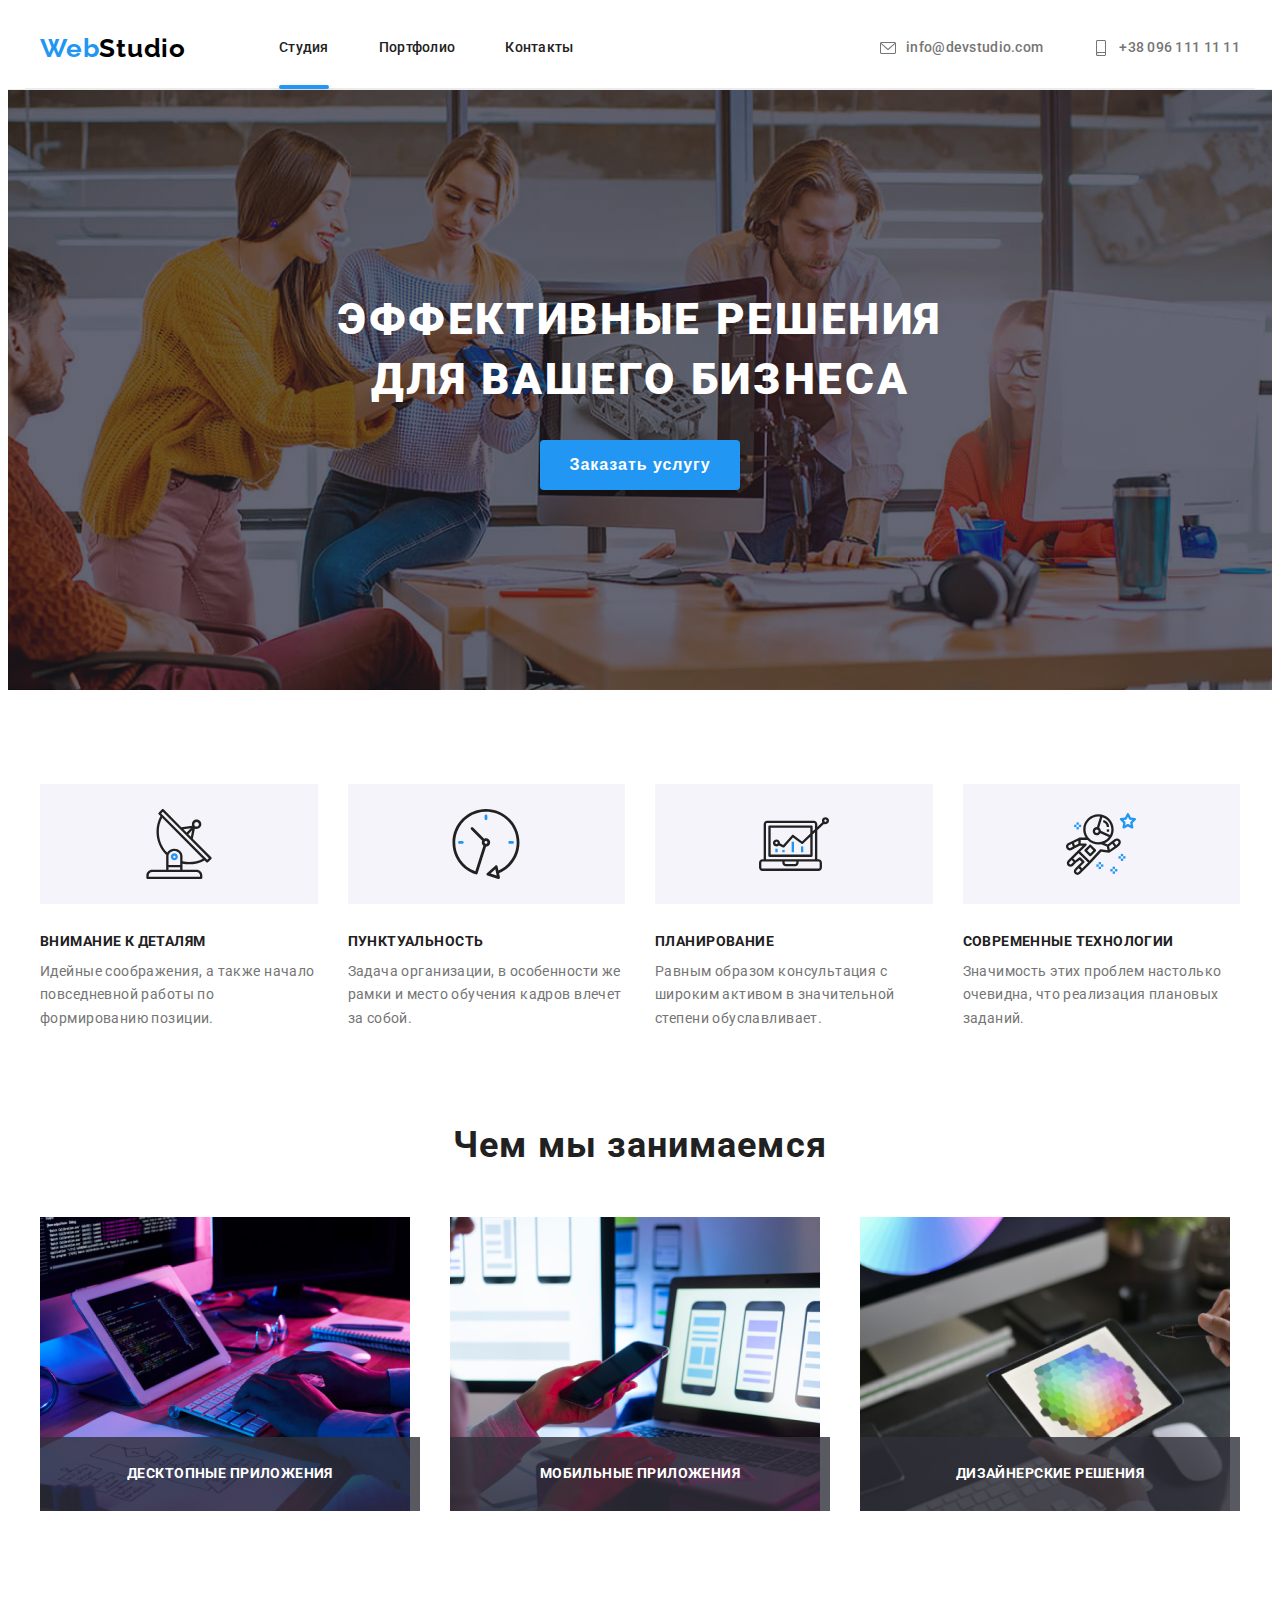
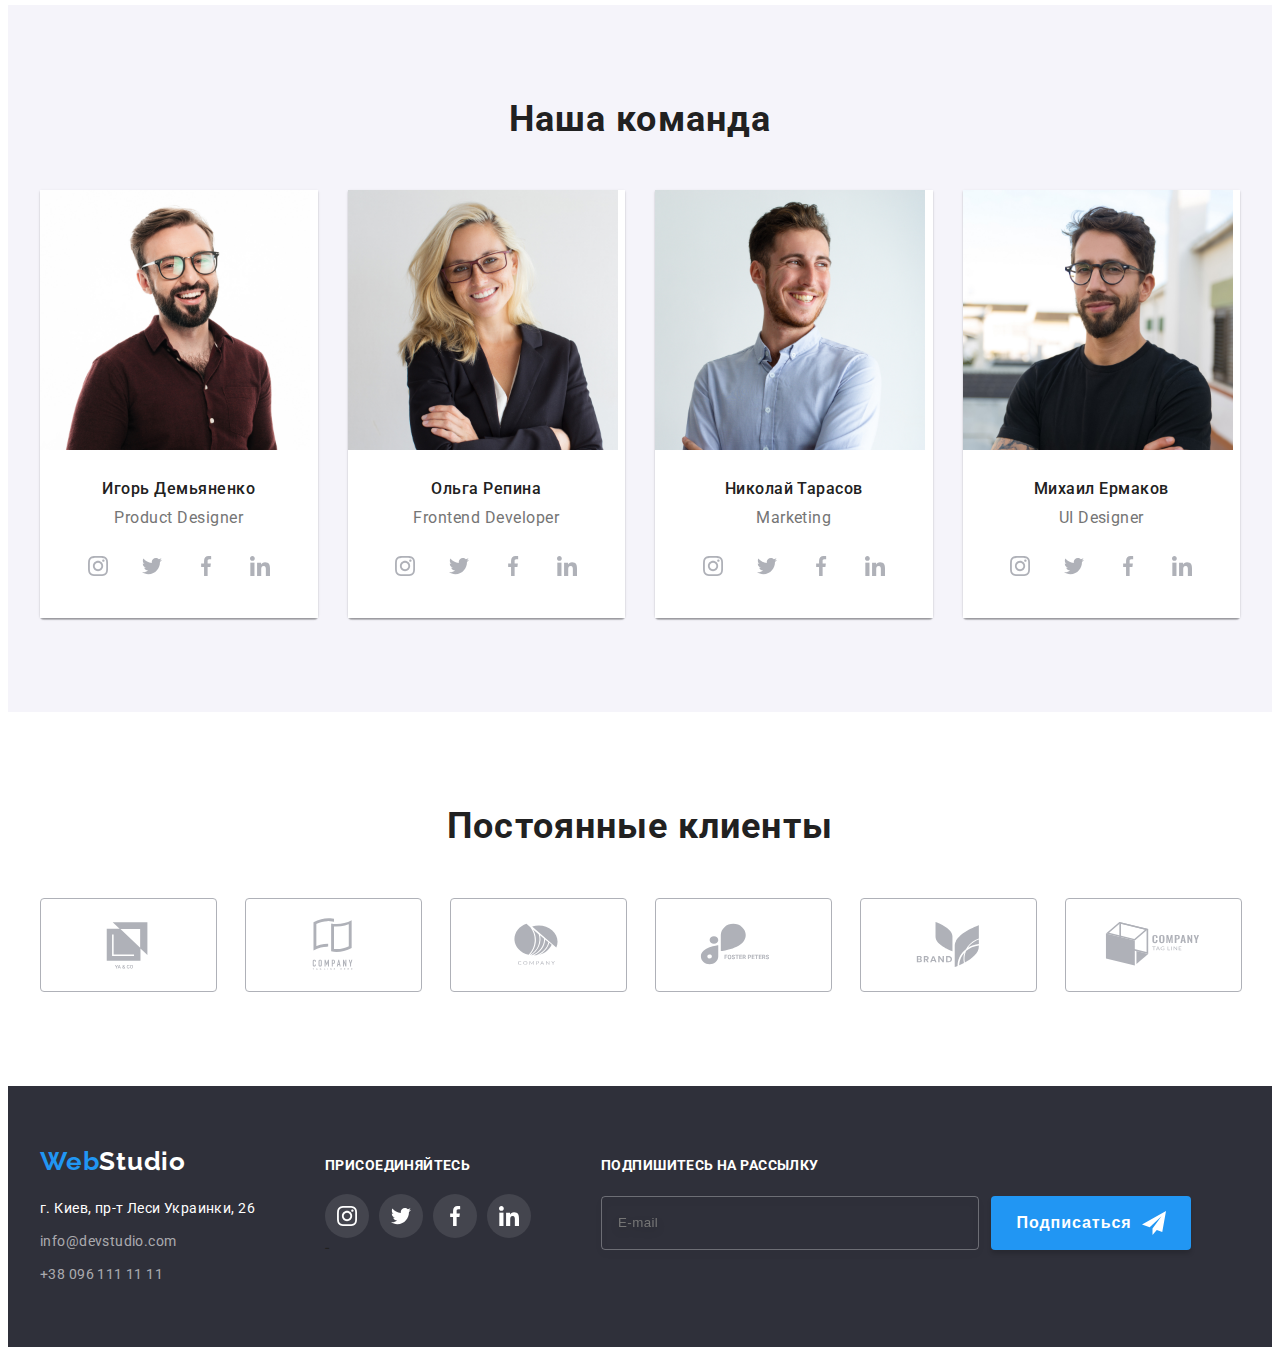
<file: index.html>
<!DOCTYPE html>
<html lang="en">
<head>
    <meta charset="UTF-8">
    <meta http-equiv="X-UA-Compatible" content="IE=edge">
    <meta name="viewport" content="width=device-width, initial-scale=1.0">
    <title>WebStudio</title>
    <!-- fonts start -->
    <link rel="preconnect" href="https://fonts.googleapis.com">
    <link rel="preconnect" href="https://fonts.gstatic.com" crossorigin>
    <link href="https://fonts.googleapis.com/css2?family=Raleway:wght@700&family=Roboto:wght@400;500;700;900&display=swap" rel="stylesheet">
    <!-- fonts end -->
    <!-- normalize start -->
    <link rel="stylesheet" href="https://cdnjs.cloudflare.com/ajax/libs/modern-normalize/1.1.0/modern-normalize.min.css"
        integrity="sha512-wpPYUAdjBVSE4KJnH1VR1HeZfpl1ub8YT/NKx4PuQ5NmX2tKuGu6U/JRp5y+Y8XG2tV+wKQpNHVUX03MfMFn9Q=="
        crossorigin="anonymous" referrerpolicy="no-referrer" />
    <!-- normalize end -->
    <link rel="stylesheet" href="./css/main.min.css">
    <link rel="stylesheet" href="./css/style.css">
</head>
<body>
    <!-- Header -->

    <header class="header">
        <div class="container header-container">
            <a href="/" lang="en" class="logo-header link">
                Web<span class="logo-header__header-variable">Studio</span>
            </a>
                <nav>
                    <ul class="nav-list list">
                        <li class="nav__item">
                            <a href="./index.html" class="nav-list__item link current">Студия</a>
                        </li>
                        <li class="nav__item">
                            <a href="./portfolio.html" class="nav-list__item link">Портфолио</a>
                        </li>
                        <li class="nav__item">
                            <a href="/" class="nav-list__item link">Контакты</a>
                        </li>
                    </ul>
                </nav>
            <ul class="header-contact list">
                <li class="header-contact__item">
                    <a href="mailto:info@devstudio.com" class="header-contact__link link">
                        <svg class="header__icon" width="16" height="16">
                        <use href="./images/icons.svg#icon-mail"></use>
                    </svg>info@devstudio.com </a>
                </li>
                <li class="header-contact__item">
                    <a href="tel:+380961111111" class="header-contact__link link">
                        <svg class="header__icon" width="16" height="16">
                        <use href="./images/icons.svg#icon-tel"></use>
                    </svg>+38 096 111 11 11</a>
                </li>
            </ul>
        </div>
    </header>

    <!-- Main -->

    <main>

        <section class="solution-section hero">
            <div class="container">
                <h1 class="hero__title">Эффективные решения для вашего бизнеса</h1>
                <button class="btn-clik" type="button" data-modal-open>Заказать услугу</button>
            </div>
        </section>

        <section class="section benefits">
            <div class="container">
                <ul class="benefits-list card-set list">
                    <li class="card-set__item">
                        <div class="benefits-bloc__icon">
                            <svg class="benefits__icon" width="70" height="70">
                                <use href="./images/icons.svg#icon-benefits-antenna"></use>
                            </svg>
                        </div>
                        <h3 class="benefits-action__title">Внимание к деталям</h3>
                        <p class="benefits-inform__text">Идейные соображения, а также начало повседневной работы по формированию позиции.</p>
                    </li>
                    <li class="card-set__item">
                        <div class="benefits-bloc__icon">
                            <svg class="benefits__icon" width="70" height="70">
                                <use href="./images/icons.svg#icon-benefits-clock"></use>
                            </svg>
                        </div>
                        <h3 class="benefits-action__title">Пунктуальность</h3>
                        <p class="benefits-inform__text">Задача организации, в особенности же рамки и место обучения кадров влечет за собой.</p>
                    </li>
                    <li class="card-set__item">
                        <div class="benefits-bloc__icon">
                            <svg class="benefits__icon" width="70" height="70">
                                <use href="./images/icons.svg#icon-benefits-diagram"></use>
                            </svg>
                        </div>
                        <h3 class="benefits-action__title">Планирование</h3>
                        <p class="benefits-inform__text">Равным образом консультация с широким активом в значительной степени обуславливает.</p>
                    </li>
                    <li class="card-set__item">
                        <div class="benefits-bloc__icon">
                            <svg class="benefits__icon" width="70" height="70">
                                <use href="./images/icons.svg#icon-benefits-astronaut"></use>
                            </svg>
                        </div>
                        <h3 class="benefits-action__title">Современные технологии</h3>
                        <p class="benefits-inform__text">Значимость этих проблем настолько очевидна, что реализация плановых заданий.</p>
                    </li>
                </ul>
        </div>
        </section>

        <section class="section features">
            <div class="container">
                <h2 class="main-text-title">Чем мы занимаемся</h2>
                <ul class="features-list card-set list">
                    <li class="features__item card-set__item">
                        <img src="./images/img.computer.png" alt="Переніс данних на компьютер" width="370" height="294">
                        <p class="card-set__text">Десктопные приложения</p>
                    </li>
                    <li class="features__item card-set__item">
                        <img src="./images/img.phone.png" alt="Розробка мобільного сайту" width="370" height="294">
                        <p class="card-set__text">Мобильные приложения</p>
                    </li>
                    <li class="features__item card-set__item">
                        <img src="./images/img.color.png" alt="Корекція кольору" width="370" height="294">
                        <p class="card-set__text">Дизайнерские решения</p>
                    </li>
                </ul>
            </div>
        </section>

        <section class="team section">
            <div class="container">
                <h2 class="main-text-title">Наша команда</h2>
                <ul class="team__list card-set list">
                    <li class="team__item card-set__item">
                        <img src="./images/img-1.jpg" alt="Игорь Демьяненко" width="270" height="260">
                            <div class="team__wrapper">
                                <h3 class="team-colg__name">Игорь Демьяненко</h3> 
                                <p class="team-work__name">Product Designer</p>
                                <ul class="team-soc__list list">
                                    <li class="team-soc__item">
                                        <a href="" class="team-soc__link link">
                                            <svg class="team-soc__icon" width="20" height="20">
                                                <use href="./images/icons.svg#icon-instagram"></use>
                                            </svg>
                                        </a>
                                    </li>
                                    <li class="team-soc__item">
                                        <a href="" class="team-soc__link link">
                                            <svg class="team-soc__icon" width="20" height="20">
                                                <use href="./images/icons.svg#icon-twitter"></use>
                                            </svg>
                                        </a>
                                    </li>
                                    <li class="team-soc__item">
                                        <a href="" class="team-soc__link link">
                                            <svg class="team-soc__icon" width="20" height="20">
                                                <use href="./images/icons.svg#icon-facebook"></use>
                                            </svg>
                                        </a>
                                    </li>
                                    <li class="team-soc__item">
                                        <a href="" class="team-soc__link link">
                                            <svg class="team-soc__icon" width="20" height="20">
                                                <use href="./images/icons.svg#icon-linkedin"></use>
                                            </svg>
                                        </a>
                                    </li>
                                </ul>
                            </div>           
                    </li>
                    <li class="team__item card-set__item">
                        <img src="./images/img-2.jpg" alt="Ольга Репинa" width="270" height="260">
                            <div class="team__wrapper">
                                <h3 class="team-colg__name">Ольга Репина</h3> 
                                <p class="team-work__name">Frontend Developer</p>
                                 <ul class="team-soc__list list">
                                    <li class="team-soc__item">
                                        <a href="" class="team-soc__link link">
                                            <svg class="team-soc__icon" width="20" height="20">
                                                <use href="./images/icons.svg#icon-instagram"></use>
                                            </svg>
                                        </a>
                                    </li>
                                    <li class="team-soc__item">
                                        <a href="" class="team-soc__link link">
                                            <svg class="team-soc__icon" width="20" height="20">
                                                <use href="./images/icons.svg#icon-twitter"></use>
                                            </svg>
                                        </a>
                                    </li>
                                    <li class="team-soc__item">
                                        <a href="" class="team-soc__link link">
                                            <svg class="team-soc__icon" width="20" height="20">
                                                <use href="./images/icons.svg#icon-facebook"></use>
                                            </svg>
                                        </a>
                                    </li>
                                    <li class="team-soc__item">
                                        <a href="" class="team-soc__link link">
                                            <svg class="team-soc__icon" width="20" height="20">
                                                <use href="./images/icons.svg#icon-linkedin"></use>
                                            </svg>
                                        </a>
                                    </li>
                                </ul>
                            </div> 
                    </li>
                    <li class="team__item card-set__item">
                        <img src="./images/img-3.jpg" alt="Николай Тарасов" width="270" height="260">
                            <div class="team__wrapper">
                                <h3 class="team-colg__name">Николай Тарасов</h3> 
                                <p class="team-work__name">Marketing</p>
                                <ul class="team-soc__list list">
                                    <li class="team-soc__item">
                                        <a href="" class="team-soc__link link">
                                            <svg class="team-soc__icon" width="20" height="20">
                                                <use href="./images/icons.svg#icon-instagram"></use>
                                            </svg>
                                        </a>
                                    </li>
                                    <li class="team-soc__item">
                                        <a href="" class="team-soc__link link">
                                            <svg class="team-soc__icon" width="20" height="20">
                                                <use href="./images/icons.svg#icon-twitter"></use>
                                            </svg>
                                        </a>
                                    </li>
                                    <li class="team-soc__item">
                                        <a href="" class="team-soc__link link">
                                            <svg class="team-soc__icon" width="20" height="20">
                                                <use href="./images/icons.svg#icon-facebook"></use>
                                            </svg>
                                        </a>
                                    </li>
                                    <li class="team-soc__item">
                                        <a href="" class="team-soc__link link">
                                            <svg class="team-soc__icon" width="20" height="20">
                                                <use href="./images/icons.svg#icon-linkedin"></use>
                                            </svg>
                                        </a>
                                    </li>
                                </ul>
                            </div> 
                    </li>
                    <li class="team__item card-set__item">
                        <img src="./images/img-4.jpg" alt="Михаил Ермаков" width="270" height="260">
                            <div class="team__wrapper">
                                <h3 class="team-colg__name">Михаил Ермаков</h3> 
                                <p class="team-work__name">UI Designer</p>
                                <ul class="team-soc__list list">
                                    <li class="team-soc__item">
                                        <a href="" class="team-soc__link link">
                                            <svg class="team-soc__icon" width="20" height="20">
                                                <use href="./images/icons.svg#icon-instagram"></use>
                                            </svg>
                                        </a>
                                    </li>
                                    <li class="team-soc__item">
                                        <a href="" class="team-soc__link link">
                                            <svg class="team-soc__icon" width="20" height="20">
                                                <use href="./images/icons.svg#icon-twitter"></use>
                                            </svg>
                                        </a>
                                    </li>
                                    <li class="team-soc__item">
                                        <a href="" class="team-soc__link link">
                                            <svg class="team-soc__icon" width="20" height="20">
                                                <use href="./images/icons.svg#icon-facebook"></use>
                                            </svg>
                                        </a>
                                    </li>
                                    <li class="team-soc__item">
                                        <a href="" class="team-soc__link link">
                                            <svg class="team-soc__icon" width="20" height="20">
                                                <use href="./images/icons.svg#icon-linkedin"></use>
                                            </svg>
                                        </a>
                                    </li>
                                </ul>
                            </div> 
                    </li>
                </ul>
            </div>
        </section>
        <!-- Клиенти -->
        <section class="business-client section">
            <div class="container">
                <h2 class="main-text-title">Постоянные клиенты</h2>
                <ul class="business-client__list card-set list">
                    <li class="business-client__item card-set__item">
                        <a href="" class="business-client__link">
                            <svg class="business-client__icon" width="106" height="60">
                                <use href="./images/icons.svg#icon-client-1"></use>
                            </svg>
                        </a>
                    </li>
                    <li class="business-client__item card-set__item">
                        <a href="" class="business-client__link">
                            <svg class="business-client__icon" width="106" height="60">
                                <use href="./images/icons.svg#icon-client-2"></use>
                            </svg>
                        </a>
                    </li>
                    <li class="business-client__item card-set__item">
                        <a href="" class="business-client__link">
                            <svg class="business-client__icon" width="106" height="60">
                                <use href="./images/icons.svg#icon-client-3"></use>
                            </svg>
                        </a>
                    </li>
                    <li class="business-client__item card-set__item">
                        <a href="" class="business-client__link">
                            <svg class="business-client__icon" width="106" height="60">
                                <use href="./images/icons.svg#icon-client-4"></use>
                            </svg>
                        </a>
                    </li>
                    <li class="business-client__item card-set__item">
                        <a href="" class="business-client__link">
                            <svg class="business-client__icon" width="106" height="60">
                                <use href="./images/icons.svg#icon-client-5"></use>
                            </svg>
                        </a>
                    </li>
                    <li class="business-client__item card-set__item">
                        <a href="" class="business-client__link">
                            <svg class="business-client__icon" width="106" height="60">
                                <use href="./images/icons.svg#icon-client-6"></use>
                            </svg>
                        </a>
                    </li>
                </ul>
            </div>
        </section>
    </main>

    <!-- Footer -->

    <footer class="footer">
        <div class="container">
            <ul class="footer__list list">
                <li class="footer__item item">
                    <a class="logo-footer link" href="/" lang="en"> Web<span class="logo-footer__footer-variable">Studio</span></a>

                    <address class="footer-address">
                        <p class="footer-info__address">г. Киев, пр-т Леси Украинки, 26</p>
                        <ul class="footer-contact__list list">
                            <li class="footer-contact__item">
                                <a class="footer-contact__link link" href="mailto:info@devstudio.com">info@devstudio.com</a>
                            </li>
                            <li class="footer-contact__item">
                                <a class="footer-contact__link link" href="tel:+380961111111">+38 096 111 11 11</a>
                            </li>
                        </ul>
                    </address>
                </li>
                <li class="footer__item footer-soc item">
                    <h3 class="footer-soc-title">присоединяйтесь</h3>
                    <ul class="footer-soc__list list">
                        <li class="footer-soc__item">
                            <a href="" class="footer-soc__link link">
                                <svg class="footer-soc__icon" width="20" height="20">
                                    <use href="./images/icons.svg#icon-instagram"></use>
                                </svg> </a>-
                        </li>
                        <li class="footer-soc__item">
                            <a href="" class="footer-soc__link link">
                                <svg class="footer-soc__icon" width="20" height="20">
                                    <use href="./images/icons.svg#icon-twitter"></use>
                                </svg>
                            </a>
                        </li>
                        <li class="footer-soc__item">
                            <a href="" class="footer-soc__link link">
                                <svg class="footer-soc__icon" width="20" height="20">
                                    <use href="./images/icons.svg#icon-facebook"></use>
                                </svg>
                            </a>
                        </li>
                        <li class="footer-soc__item">
                            <a href="" class="footer-soc__link link">
                                <svg class="footer-soc__icon" width="20" height="20">
                                    <use href="./images/icons.svg#icon-linkedin"></use>
                                </svg>
                            </a>
                        </li>
                    </ul>
                </li>
                <li class="footer__item footer-form item">
                    <p class="footer-form-title">Подпишитесь на рассылку</p>
                    <form>
                        <div class="footer-form-wrap" role="group">
                            <label for="email">
                                <input type="email" placeholder="E-mail" class="footer-input" name="email" id="email" />
                            </label>
                            <button type="submit" class="footer-btn btn-clik">
                                Подписаться
                                <svg width="24" height="24" class="footer-send__icon">
                                    <use href="./images/icons.svg#icon-footer-send"></use>
                                </svg>
                            </button>
                        </div>
                    </form>
                </li>
            </ul>
        </div>
    </footer>
    <!-- modal window -->
    <div class="backdrop is-hidden" data-modal>
        <div class="modal">
        <h2>Оставьте свои данные, мы вам перезвоним</h2>
        
        <form class="modal-form">
            <div class="modal-form-field">
                <label for="name" class="modal-form-label"> Имя </label>
        
                <div class="modal-icon-wrap">
                    <input class="modal-form-input" minlength="2" type="text" name="name" id="name" required />
        
                    <svg class="modal-form-icon" width="18" height="18">
                        <use href="./images/icons.svg#icon-modal-form-name"></use>
                    </svg>
                </div>
            </div>
        
            <div class="modal-form-field">
                <label for="tel" class="modal-form-label">Телефон </label>
        
                <div class="modal-icon-wrap">
                    <input class="modal-form-input" type="tel" name="tel" id="tel" required />
        
                    <svg class="modal-form-icon" width="18" height="18">
                        <use href="./images/icons.svg#icon-modal-form-tel"></use>
                    </svg>
                </div>
            </div>
        
            <div class="modal-form-field">
                <label for="modal-mail" class="modal-form-label"> Почта </label>
                <div class="modal-icon-wrap">
                    <input class="modal-form-input" type="email" name="email" id="modal-mail" required />
                    <svg class="modal-form-icon" width="18" height="18">
                        <use href="./images/icons.svg#icon-modal-form-mail"></use>
                    </svg>
                </div>
            </div>
            <div class="modal-form-field">
                <label class="modal-form-label" for="madal-text">Комментарий</label>
                <textarea class="modal-form-comment" placeholder="Введите текст" name="madal-text" id="madal-text"
                    rows="5"></textarea>
            </div>
        
            <div class="modal-form-check">
                <input class="modal-form-check__input visually-hidden" type="checkbox" name="privacy" value="privacy" id="privacy" />
        
                <label for="privacy" class="modal-form-check__text">
                    Соглашаюсь с рассылкой и принимаю &nbsp;<a class="modal-form-check__link" href="">Условия договора</a></label>
            </div>

            <button type="submit" class="btn-clik modal-form-btn">Отправить</button>
        </form>

            <button class="modal-btn" type="button" data-modal-close>
                <svg class="modal-icon" width="18" height="18 ">
                <use href="./images/icons.svg#icon-modal-close"></use>
                </svg>
            </button>
        </div>
    </div>

    <script src="./js/modal.js"></script>
</body>
</html>
</file>
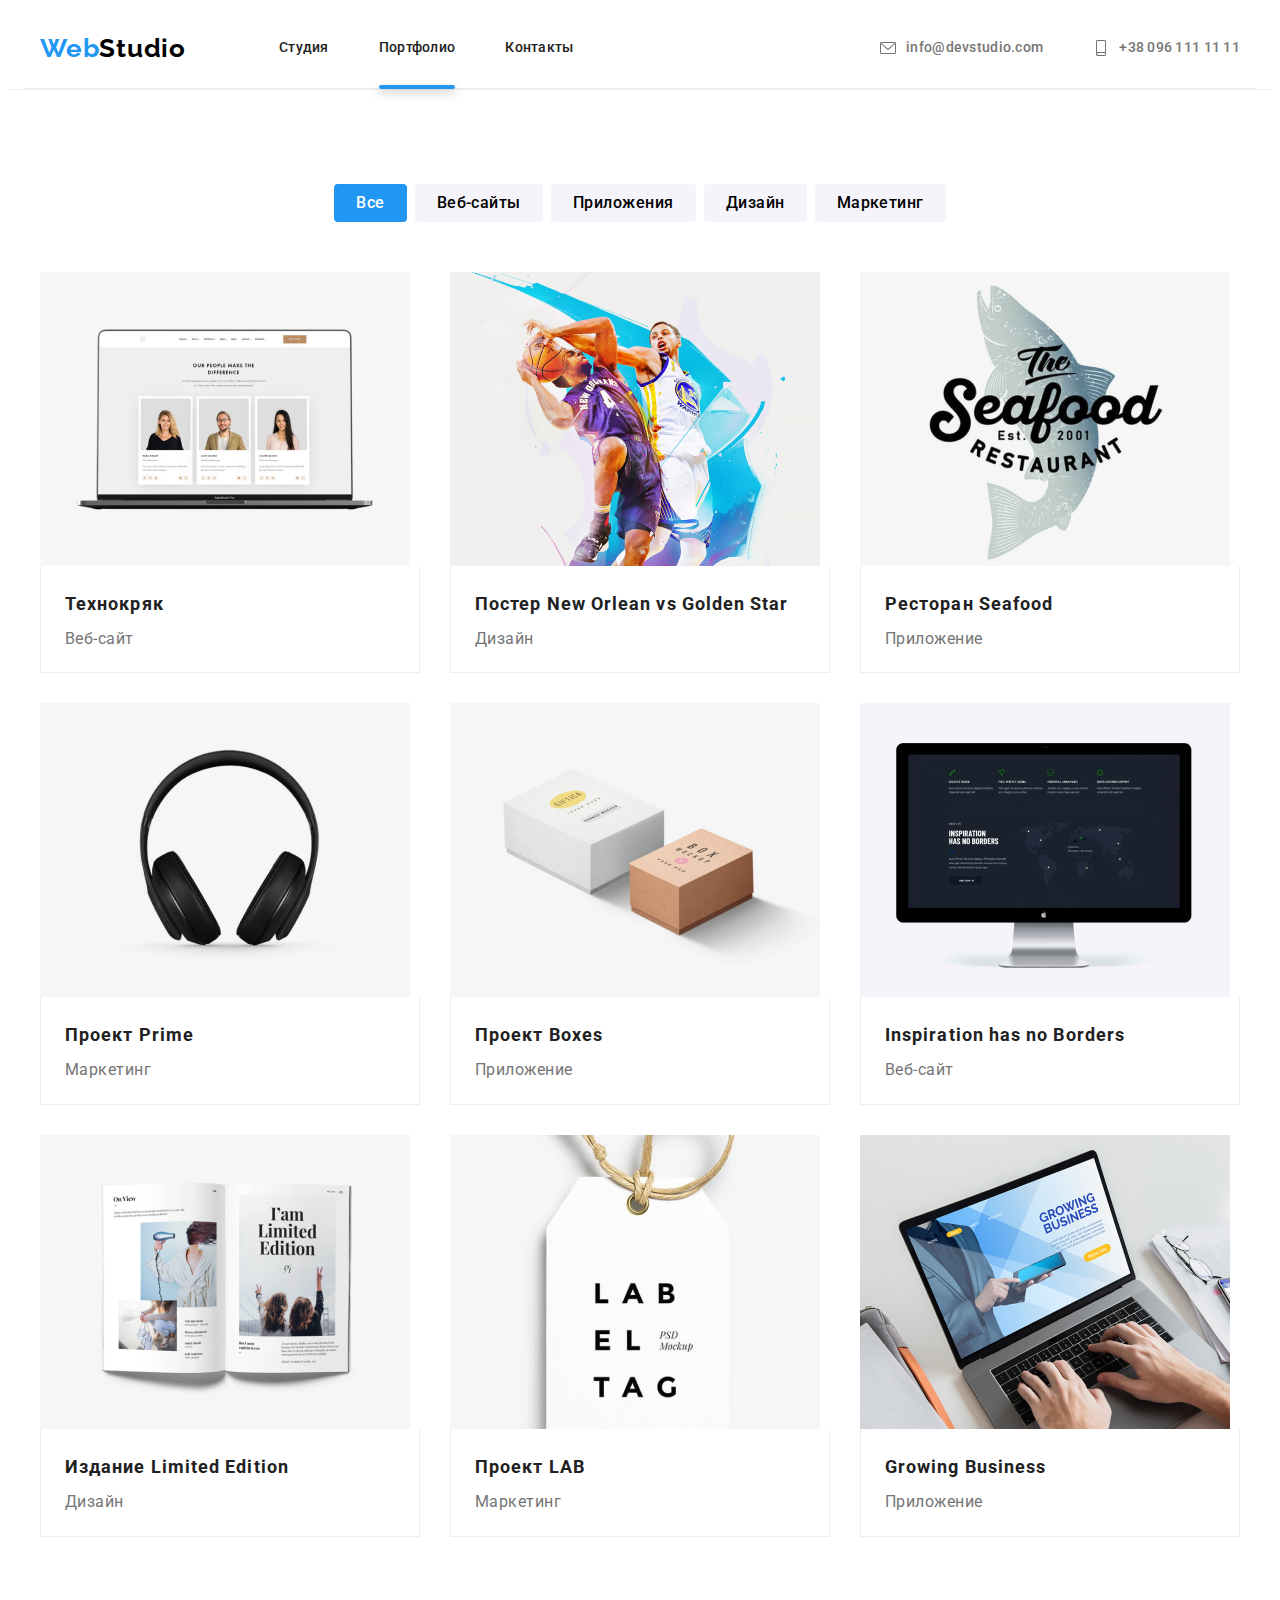
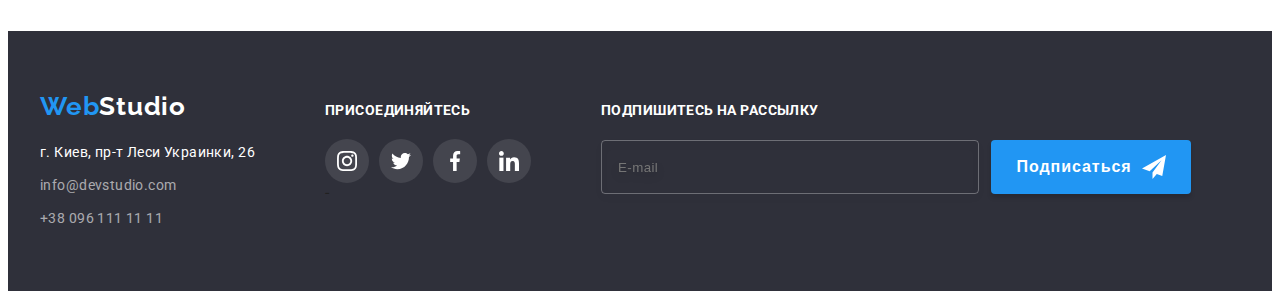
<file: portfolio.html>
<!DOCTYPE html>
<html lang="en">
<head>
    <meta charset="UTF-8">
    <meta http-equiv="X-UA-Compatible" content="IE=edge">
    <meta name="viewport" content="width=device-width, initial-scale=1.0">
    <title>Portfolio</title>
    <!-- fonts start -->
    <link rel="preconnect" href="https://fonts.googleapis.com">
    <link rel="preconnect" href="https://fonts.gstatic.com" crossorigin>
    <link href="https://fonts.googleapis.com/css2?family=Raleway:wght@700&family=Roboto:wght@400;500;700;900&display=swap"rel="stylesheet">
    <!-- normalize start -->
    <link rel="stylesheet" href="https://cdnjs.cloudflare.com/ajax/libs/modern-normalize/1.1.0/modern-normalize.min.css"
        integrity="sha512-wpPYUAdjBVSE4KJnH1VR1HeZfpl1ub8YT/NKx4PuQ5NmX2tKuGu6U/JRp5y+Y8XG2tV+wKQpNHVUX03MfMFn9Q=="
        crossorigin="anonymous" referrerpolicy="no-referrer" />
    <!-- normalize end -->
    <link rel="stylesheet" href="./css/main.min.css">
    <link rel="stylesheet" href="css/style.css">
<body>

    <!-- Header -->

    <header class="header">
        <div class="container header-container">
            <a href="/" lang="en" class="logo-header link">
                Web<span class="logo-header__header-variable">Studio</span>
            </a>
            <nav>
                <ul class="nav-list list">
                    <li class="nav__item">
                        <a href="./index.html" class="nav-list__item link ">Студия</a>
                    </li>
                    <li class="nav__item">
                        <a href="./portfolio.html" class="nav-list__item link current">Портфолио</a>
                    </li>
                    <li class="nav__item">
                        <a href="/" class="nav-list__item link">Контакты</a>
                    </li>
                </ul>
            </nav>
            <ul class="header-contact list">
                <li class="header-contact__item">
                    <a href="mailto:info@devstudio.com" class="header-contact__link link">
                        <svg class="header__icon" width="16" height="16">
                            <use href="./images/icons.svg#icon-mail"></use>
                        </svg>info@devstudio.com </a>
                </li>
                <li class="header-contact__item">
                    <a href="tel:+380961111111" class="header-contact__link link">
                        <svg class="header__icon" width="16" height="16">
                            <use href="./images/icons.svg#icon-tel"></use>
                        </svg> +38 096 111 11 11</a>
                </li>
            </ul>
        </div>
    </header>


    <!-- Main -->

    <main>
        <section class="section">
            <h1 class="visually-hidden">Портфолио</h1>
                <div class="container">
                    <ul class="filter list">
                        <li class="filter__item">
                            <button class="filter__btn current" type="button">Все</button>
                        </li>
                        <li class="filter__item">
                            <button class="filter__btn" type="button">Веб-сайты</button>
                        </li>
                        <li class="filter__item">
                            <button class="filter__btn" type="button">Приложения</button>
                        </li>
                        <li class="filter__item">
                            <button class="filter__btn" type="button">Дизайн</button>
                        </li>
                        <li class="filter__item">
                            <button class="filter__btn" type="button">Маркетинг</button>
                        </li>
                    </ul>
            
                    <ul class="card-set list">
                        <li class="portfolio-item card-set__item ">
                            <a class=" portfolio-item__link" rel="preconnect" href="/">
                                <div class="portfolio-anim">
                                    <img src="./images/img.technology.png" alt="Технокряк" width="370" height="294">
                                    <p class="portfolio-anim-text">
                                        Ресурс предлагает комплексные предложения с разным уровнем функционала и сервисов. Все это позволит посетителю
                                        получить
                                        исчерпывающие сведения о компании или частном лице.
                                    </p>
                                </div>
                                <div class="portfolio-wrapper">
                                    <h2 class="portfolio-name-prj__title link">Технокряк</h2>
                                    <p class="portfolio-category__title link">Веб-сайт</p>
                                </div>
                            </a>
                        </li>
                        <li class="portfolio-item card-set__item">
                            <a class=" portfolio-item__link" rel="preconnect" href="/">
                                <div class="portfolio-anim">
                                    <img src="./images/img.poster.png" alt=" Постер New Orlean vs Golden Star" width="370" height="294">
                                    <p class="portfolio-anim-text">
                                        Ресурс предлагает комплексные предложения с разным уровнем функционала и сервисов. Все это позволит посетителю получить исчерпывающие сведения о компании или частном лице.
                                    </p>
                                </div>
                                <div class="portfolio-wrapper">
                                    <h2 class="portfolio-name-prj__title link">Постер New Orlean vs Golden Star</h2>
                                    <p class="portfolio-category__title link">Дизайн</p>
                                </div>
                            </a>
                        </li>
                        <li class="portfolio-item card-set__item">
                            <a class=" portfolio-item__link" rel="preconnect" href="/">
                                <div class="portfolio-anim">
                                    <img src="./images/img.seafood.png" alt="Ресторан Seafood" width="370" height="294">
                                    <p class="portfolio-anim-text">
                                        Ресурс предлагает комплексные предложения с разным уровнем функционала и сервисов. Все это позволит посетителю получить исчерпывающие сведения о компании или частном лице.
                                    </p>
                                </div>
                                <div class="portfolio-wrapper">
                                    <h2 class="portfolio-name-prj__title link">Ресторан Seafood</h2>
                                    <p class="portfolio-category__title link">Приложение</p>
                                </div>
                            </a>
                        </li>
                        <li class="portfolio-item card-set__item">
                            <a class=" portfolio-item__link" rel="preconnect" href="/">
                            <div class="portfolio-anim">
                                <img src="./images/img.project.prime.png" alt="Проект Prime" width="370" height="294">
                                    <p class="portfolio-anim-text">
                                        Ресурс предлагает комплексные предложения с разным уровнем функционала и сервисов. Все это позволит посетителю получить исчерпывающие сведения о компании или частном лице.
                                    </p>
                            </div>
                            <div class="portfolio-wrapper">
                                <h2 class="portfolio-name-prj__title link">Проект Prime</h2>
                                <p class="portfolio-category__title link">Маркетинг</p>
                            </div>
                            </a>
                        </li>
                        <li class="portfolio-item card-set__item">
                            <a class=" portfolio-item__link" rel="preconnect" href="/">
                            <div class="portfolio-anim">
                                <img src="./images/img.project.box.png" alt="Проект Boxes" width="370" height="294">
                                    <p class="portfolio-anim-text">
                                        Ресурс предлагает комплексные предложения с разным уровнем функционала и сервисов. Все это позволит посетителю получить исчерпывающие сведения о компании или частном лице.
                                    </p>
                                    </div>
                                <div class="portfolio-wrapper">
                                    <h2 class="portfolio-name-prj__title link">Проект Boxes</h2>
                                    <p class="portfolio-category__title link">Приложение</p>
                                </div>
                            </a>
                        </li>
                        <li class="portfolio-item card-set__item">
                            <a class=" portfolio-item__link" rel="preconnect" href="/">
                            <div class="portfolio-anim">
                                <img src="./images/img.inspiration.png" alt="Inspiration has no Borders" width="370" height="294">
                                    <p class="portfolio-anim-text">
                                        Ресурс предлагает комплексные предложения с разным уровнем функционала и сервисов. Все это позволит посетителю получить исчерпывающие сведения о компании или частном лице.
                                    </p>
                                    </div>
                                <div class="portfolio-wrapper">
                                    <h2 class="portfolio-name-prj__title link">Inspiration has no Borders</h2>
                                    <p class="portfolio-category__title link">Веб-сайт</p>
                                </div>
                            </a>
                        </li>
                        <li class="portfolio-item card-set__item">
                            <a class=" portfolio-item__link" rel="preconnect" href="/">
                            <div class="portfolio-anim">
                                <img src="./images/img.edition.png" alt="Издание Limited Edition" width="370" height="294">
                                    <p class="portfolio-anim-text">
                                        Ресурс предлагает комплексные предложения с разным уровнем функционала и сервисов. Все это позволит посетителю получить исчерпывающие сведения о компании или частном лице.
                                    </p>
                                    </div>
                                <div class="portfolio-wrapper">
                                    <h2 class="portfolio-name-prj__title link">Издание Limited Edition</h2>
                                    <p class="portfolio-category__title link">Дизайн</p>
                                </div>
                            </a>
                        </li>
                        <li class="portfolio-item card-set__item">
                            <a class=" portfolio-item__link" rel="preconnect" href="/">
                            <div class="portfolio-anim">
                                <img src="./images/img.project.lab.png" alt="Проект LAB" width="370" height="294">
                                    <p class="portfolio-anim-text">
                                        Ресурс предлагает комплексные предложения с разным уровнем функционала и сервисов. Все это позволит посетителю получить исчерпывающие сведения о компании или частном лице.
                                    </p>
                                    </div>
                                <div class="portfolio-wrapper">
                                    <h2 class="portfolio-name-prj__title link">Проект LAB</h2>
                                    <p class="portfolio-category__title link">Маркетинг</p>
                                </div>
                            </a>
                        </li>
                        <li class="portfolio-item card-set__item">
                            <a class=" portfolio-item__link" rel="preconnect" href="/">
                                    <div class="portfolio-anim">
                                <img src="./images/img.growing.business.png" alt="Growing Business" width="370" height="294">
                                    <p class="portfolio-anim-text">
                                        Ресурс предлагает комплексные предложения с разным уровнем функционала и сервисов. Все это позволит посетителю получить исчерпывающие сведения о компании или частном лице.
                                    </p>
                                    </div>
                                <div class="portfolio-wrapper">
                                    <h2 class="portfolio-name-prj__title link">Growing Business</h2>
                                    <p class="portfolio-category__title link">Приложение</p>
                                </div>
                            </a>
                        </li>
                    </ul>
                </div>
         </section>
    </main>

    <!-- Footer -->

    <footer class="footer">
        <div class="container">
            <ul class="footer__list list">
                <li class="footer__item item">
                    <a class="logo-footer link" href="/" lang="en"> Web<span class="logo-footer__footer-variable">Studio</span></a>
            
                    <address class="footer-address">
                        <p class="footer-info__address">г. Киев, пр-т Леси Украинки, 26</p>
                        <ul class="footer-contact__list list">
                            <li class="footer-contact__item">
                                <a class="footer-contact__link link" href="mailto:info@devstudio.com">info@devstudio.com</a>
                            </li>
                            <li class="footer-contact__item">
                                <a class="footer-contact__link link" href="tel:+380961111111">+38 096 111 11 11</a>
                            </li>
                        </ul>
                    </address>
                </li>
                <li class="footer__item footer-soc item">
                    <h3 class="footer-soc-title">присоединяйтесь</h3>
                    <ul class="footer-soc__list list">
                        <li class="footer-soc__item">
                            <a href="" class="footer-soc__link link">
                                <svg class="footer-soc__icon" width="20" height="20">
                                    <use href="./images/icons.svg#icon-instagram"></use>
                                </svg> </a>-
                        </li>
                        <li class="footer-soc__item">
                            <a href="" class="footer-soc__link link">
                                <svg class="footer-soc__icon" width="20" height="20">
                                    <use href="./images/icons.svg#icon-twitter"></use>
                                </svg>
                            </a>
                        </li>
                        <li class="footer-soc__item">
                            <a href="" class="footer-soc__link link">
                                <svg class="footer-soc__icon" width="20" height="20">
                                    <use href="./images/icons.svg#icon-facebook"></use>
                                </svg>
                            </a>
                        </li>
                        <li class="footer-soc__item">
                            <a href="" class="footer-soc__link link">
                                <svg class="footer-soc__icon" width="20" height="20">
                                    <use href="./images/icons.svg#icon-linkedin"></use>
                                </svg>
                            </a>
                        </li>
                    </ul>
                </li>
                <li class="footer__item footer-form item">
                    <p class="footer-form-title">Подпишитесь на рассылку</p>
                    <form>
                        <div class="footer-form-wrap" role="group">
                            <label for="email">
                                <input type="email" placeholder="E-mail" class="footer-input" name="email" id="email" />
                            </label>
                            <button type="submit" class="footer-btn btn-clik">
                                Подписаться
                                <svg width="24" height="24" class="footer-send__icon">
                                    <use href="./images/icons.svg#icon-footer-send"></use>
                                </svg>
                            </button>
                        </div>
                    </form>
                </li>
            </ul>
        </div>
    </footer>
    
</body>
</html>
</file>
<file: css/style.css>
/* :root {
    --logo-constant-color: #2196f3;
    --logo-header-variable-color: #000;
    --logo-footer-variable-color: #fff;
    --main-title-color: #212121;
    --second-title-color: #fff;
    --after-title-color: #757575;
    --accent-color: #2196f3;
    --background-item-color: #f5f4fa;
    --main-font: "Roboto", sans-serif;
    --logo-font: "Raleway", sans-serif;


    --item: 3;
    --indent: 30px;


    --anim: 250ms cubic-bezier(0.4, 0, 0.2, 1);
}*/
/* body{
    font-family:var(--main-font);
    color:var(--main-title-color);
    background-color: #ffffff;
    letter-spacing: 0.03em;
} */
/* h1,h2,h3,h4,h5,p{
margin-top: 0;
} */
/* p:last-child{
    margin: 0;
}
img{
    display: block;
}
address{
    font-style: normal;
} */
/* .list {
    list-style: none;
    margin: 0;
    padding: 0;
}

.link {
    text-decoration: none;
    color: currentColor;
} */
/* .section{
    padding-top: 94px;
    padding-bottom: 94px;
} */
/* .visually-hidden {
    position: absolute;
    white-space: nowrap;
    width: 1px;
    height: 1px;
    overflow: hidden;
    border: 0;
    padding: 0;
    clip: rect(0 0 0 0);
    clip-path: inset(50%);
    margin: -1px;
} */

/* .container{
    width: 1200px;
    padding-left: 15px;
    padding-right: 15px;
    margin-left: auto;
    margin-right: auto;
} */

/* сетка на флексах */
/* .card-set {

    display: flex;
    flex-wrap: wrap;
    margin: calc(-1 * var(--indent) / 2);
}

.card-set__item {
    flex-basis: calc((100% - var(--indent) * var(--item)) / var(--item));
    margin: calc(var(--indent) / 2);
} */


/* Верхня линия header */
/* .header{
    border-bottom: 1px solid #ECECEC;
}
.header-container{
    display: flex;
    align-items: center;
    border-bottom: 1px solid #ececec;
} */
/* .logo-header{
    margin-right: 93px;
    display: block;
    font-family: var(--logo-font);
    font-weight: 700;
    font-size: 26px;
    line-height: 1.19;
    letter-spacing: 0.03em;
    color: var(--logo-constant-color);
}
.logo-header__header-variable {
    color: var(--logo-header-variable-color);
} */
/* .nav-list{
    display: flex;
    margin-left: auto;
}
.nav__item{
    margin-right: 50px;
}
.nav__item:last-child{
    margin-right: 0;
}
.nav-list__item.current::after {
    content: '';
    position: absolute;
    bottom: -1px;
    left: 0;


    display: block;
    width: 100%;
    height: 4px;
    background-color: #2196f3;
    filter: drop-shadow(0px 4px 4px rgba(0, 0, 0, 0.25));
    border-radius: 2px;

}
.nav-list__item{
    position: relative;
    display: block;
    padding-top: 32px;
    padding-bottom: 32px;

    font-weight: 500;
    font-size: 14px;
    line-height: 1.14;
    letter-spacing: 0.02em;
    transition: color var(--anim);
    color:var(--main-title-color);
}
.nav-list__item:hover,
.nav-list__item:focus{
color: var(--accent-color);
} */
/* .current {
    position: relative;
    color: var(--accent-color);
} */
/* .header-contact{
    display: flex;
    margin-left: auto;
}
.header-contact__item{
    margin-right: 50px;
}
.header-contact__item:last-child{
    margin-right: 0;
}
.header-contact__link{
    display: flex;
    align-items: center;
    justify-content: center;

    padding-top: 32px;
    padding-bottom: 32px;

    font-weight: 500;
    font-size: 14px;
    line-height: 1.14;
    letter-spacing: 0.02em;
    transition: color var(--anim);
    color: var(--after-title-color);

}
.header__icon{
    margin-right: 10px;
    fill: currentColor;
}
.header-contact__link:hover, .header-contact__link:focus{
    color: var(--accent-color);
} */

/* Hero section */

/* .hero{
    margin: 0 auto;
    padding-top: 200px;
    padding-bottom: 200px;
    
    background-color: #c4c4c4;
    background-image: linear-gradient(rgba(47, 48, 58, 0.4), rgba(47, 48, 58, 0.4)),
        url(../images/hero-bg.jpg);
    background-repeat: no-repeat;
    background-position: center;
    background-size: cover;

    max-width: 1600px;
} */

/* Шапка голавной */

/* .hero__title{
    max-width: 696px;
    margin-right: auto;
    margin-left: auto;
    margin-bottom: 30px;

    text-align: center;
    font-weight: 900;
    font-size: 44px;
    line-height: 1.36;
    text-align: center;
    letter-spacing: 0.06em;
    text-transform: uppercase;
    color: var(--second-title-color);
} */
/* .btn-clik{
    margin-left: auto;
    margin-right: auto;
    padding-top: 10px;
    padding-bottom: 10px;
    display: flex;
    justify-content: center;
    min-width: 200px;
    font-weight: 700;
    font-size: 16px;
    line-height: 1.87;
    letter-spacing: 0.06em;
    color: #ffffff;
    background-color: var(--accent-color);
    box-shadow: 0px 4px 4px rgba(0, 0, 0, 0.15);
    border-radius: 4px;
    border: none;
        
    transition: background-color var(--anim);
}
.btn-clik:hover,.btn-clik:focus{
    background-color: #188ce8;
} */

/* Особености */

/* .benefits {
    padding-bottom: 47px;
}

.benefits-list {
    --item: 4;
    --indent: 30px;
}

.benefits-bloc__icon {
    display: flex;
    align-items: center;
    justify-content: center;

    margin-bottom: 30px;

    width: 100%;
    height: 120px;
    background-color: #f5f4fa;
} */
/* .main-text-title{
    font-weight: 700;
    font-size: 36px;
    line-height: 1.16;
    text-align: center;
    letter-spacing: 0.03em;
    margin-bottom: 50px;
} */
/* .benefits-action__title{
    margin-bottom: 10px;
    font-weight: 700;
    font-size: 14px;
    line-height: 1.14;
    letter-spacing: 0.03em;
    text-transform: uppercase;
}

.benefits-inform__text{
    font-size: 14px;
    line-height: 1.7;
    letter-spacing: 0.03em;
    color: var(--after-title-color);
} */

/* features section */
/* .features {
    padding-top: 47px;
}
.features-list {
    --iteam: 3;
    --indent: 30px;
} */

/* Чем ми занимаемся */
/* .features__iteam {
    position: relative;
} */
/* .card-set__text{
    position: absolute;
    bottom: 0;
    width: 100%;
    padding-top: 27px;
    padding-bottom: 27px;

    font-weight: 700;
    font-size: 14px;
    line-height: 1.42;
    text-align: center;
    letter-spacing: 0.03em;
    text-transform: uppercase;
    color: #ffffff;

    background-color: rgba(47, 48, 58, 0.8);
} */

/* Наша команда */
/* .team{
    background: var(--background-iteam-color);
}
.team__item{
    --item: 4;
    --indent: 30px;
    background-color: #fff;
    box-shadow: 0px 1px 3px rgba(0, 0, 0, 0.12), 0px 1px 1px rgba(0, 0, 0, 0.14), 0px 2px 1px rgba(0, 0, 0, 0.2);
    border-radius: 0px 0px 4px 4px;
}
.team__wrapper{
    padding-top: 30px;
    padding-bottom: 30px;
    padding-left: 10px;
    padding-right: 10px;

    background-color: #FFFFFF;
    text-align: center;
    font-size: 16px;
    line-height: 1.18;
} */
/* .team-colg__name{
    font-weight: 500;
    font-size: 16px;
    line-height: 1.18;
    text-align: center;
    letter-spacing: 0.03em;
    margin-bottom: 10px;
}
.team-work__name{
    font-size: 16px;
    line-height: 1.18;
    text-align: center;
    letter-spacing: 0.03em;
    color: var(--after-title-color);
    margin-bottom: 16px;
} */
/* .team-soc__list {
    display: flex;
    justify-content: center;
}

.team-soc__iteam {
    width: 44px;
    height: 44px;
}

.team-soc__iteam:not(:last-child){
    margin-right: 10px;
}
.team-soc__link {
    display: flex;
    align-items: center;
    justify-content: center;
    width: 100%;
    height: 100%;
    color: #afb1b8;

    border-radius: 50%;
    background-color: transparent;
    
    transition: color var(--anim), background-color var(--anim);

}

.team-soc__link:hover,
.team-soc__link:focus {
    background-color: var(--accent-color);
    color: #FFFFFF;
}

.team-soc__icon {
    fill: currentColor ;
} */

/* Клиенти */
/* .card-set__iteam {
    flex-basis: calc((100% - var(--indent) * var(--iteam)) / var(--iteam));
    margin: calc(var(--indent) / 2);
    height: 92px;
} */

/* .business-client__list {
    --iteam: 6;
    --indent: 30px;
}
.business-client__iteam{
    fill: #afb1b8;
}
.business-client__link {
    border: 1px solid #afb1b8;
    border-radius: 4px;

    display: flex;
    align-items: center;
    justify-content: center;

    width: 100%;
    height: 100%;
    color: #afb1b8;

    transition: color var(--anim), border-color var(--anim);
}

.business-client__icon {
    fill: currentColor;
}

.business-client__link:hover,.regular-client-link:focus {
    color: var(--accent-color);
    border: 1px solid var(--accent-color);
} */
/* Подвал страниц */

/* .footer {
    padding-top: 60px;
    padding-bottom: 60px;

    background-color: #2f303a;
}

.footer__list {
    display: flex;
    align-items: baseline;
}

.footer__iteam:not(:last-child) {
    margin-right: 70px;
} */

/* .logo-footer {
    margin-bottom: 20px;
    display: block;

    font-family: var(--logo-font);
    font-weight: 700;
    font-size: 26px;
    line-height: 1.19;
    letter-spacing: 0.03em;
    color: var(--logo-constant-color);
}
.logo-footer__footer-variable {
    color: var(--logo-footer-variable-color);
} */

/* .footer-info__address {
    margin-bottom: 9px;

    font-size: 14px;
    line-height: 1.71;
    letter-spacing: 0.03em;
    color: #fff;
}

.footer-contact__iteam:not(:last-child) {
    margin-bottom: 9px;
}

.footer-contact__link {
    font-size: 14px;
    line-height: 1.71;
    letter-spacing: 0.03em;
    color: rgba(255, 255, 255, 0.6);
    
    transition: color var(--anim);
}

.footer-contact__link:hover,
.footer-contac__link:focus {
    color: var(--accent-color);
}
.footer-soc{
    margin-right: 93px;
}
.footer-soc-title {
    margin-bottom: 20px;
    text-transform: uppercase;
    font-weight: 700;
    font-size: 14px;
    line-height: 1.14;
    letter-spacing: 0.03em;
    color: #fff;
}

.footer-soc__list {
    display: flex;
    justify-content: center;
}

.footer-soc__iteam {
    width: 44px;
    height: 44px;
}

.footer-soc__iteam:not(:last-child) {
    margin-right: 10px;
}

.footer-soc__link {
    display: -webkit-box;
    display: -ms-flexbox;
    display: flex;
    align-items: center;
    justify-content: center;

    width: 100%;
    height: 100%;
    border-radius: 50%;

    background-color: rgba(255, 255, 255, 0.1);
    
    transition: color var(--anim), background-color var(--anim);
}

.footer-soc__link:hover,.footer-soc-link:focus {
    background-color: var(--accent-color);
}

.footer-soc__icon {
    fill: #fff;
}

.footer-form {
    position: relative;
    right: 0;
}

.footer-form-title {
    font-weight: 700;
    font-size: 14px;
    line-height: 1.42;
    letter-spacing: 0.03em;
    text-transform: uppercase;
    color: #ffffff;

    margin-bottom: 20px;
}

.footer-form-wrap {
    display: flex;
} */

/* .footer-input {
    margin-right: 12px;
    padding-left: 16px;

    height: 50px;
    width: 358px;

    align-items: center;
    letter-spacing: 0.03em;

    color: rgba(255, 255, 255, 0.6);

    background-color: transparent;

    border: 1px solid rgba(255, 255, 255, 0.3);
    filter: drop-shadow(0px 4px 4px rgba(0, 0, 0, 0.15));
    border-radius: 4px;
    outline: transparent;
}

.footer-input:hover,.footer-input:focus {
    border: 1px solid var(--accent-color);
}

.footer-btn {
    align-items: center;
}

.footer-send__icon {
    margin-left: 10px;

    fill: #fff;
} */

/* Портфолио */
/* .filter{
    display: flex;
    justify-content: center;
    margin-bottom: 50px;
}
.filter__item:not(:last-child){
    margin-right: 8px;
}
.filter__btn{
    position: relative;
    padding: 6px 22px;
    font-family: inherit;
    font-weight: 500;
    font-size: 16px;
    line-height: 1.62;
    letter-spacing: 0.03em;
    
    background-color: var(--background-iteam-color);
    border: none;
    border-radius: 4px;
    cursor: pointer;

    transition: background-color var(--anim), color var(--anim);
}
.filter__btn:hover,.filter__btn:focus{
    box-shadow: 0px 1px 1px rgba(0, 0, 0, 0.12),
    1px 4px 6px rgba(0, 0, 0, 0.16);
    background-color: var(--accent-color);
    color: var(--second-title-color);
}
.filter__btn.current{
    background-color: var(--accent-color);
    color: var(--second-title-color);
} */

/* Проекти */
/* .portfolio-iteam {
    --iteam: 3;
    --indent: 30px;
}
.portfolio-iteam__link{
    display: block;
    text-decoration: none;
    transition: box-shadow var(--anim);
}
.portfolio-iteam__link:hover,.portfolio-iteam__link:focus {
    display: block;
    box-shadow: 0px 1px 1px rgba(0, 0, 0, 0.12), 0px 4px 4px rgba(0, 0, 0, 0.06),
    1px 4px 6px rgba(0, 0, 0, 0.16);
}
.portfolio-wrapper{
    padding: 20px 24px;
    border: 1px solid #EEEEEE;
    border-top: none;
} */
/* .portfolio-anim{
    position: relative;
    overflow: hidden;
}
.portfolio-anim-text{
    opacity: 1;
    position: absolute;
    top: 0;
    left: 0;
    overflow: auto;
    padding: 63px 24px;
    width: 100%;
    height: 100%;

    font-weight: 400;
    font-size: 18px;
    line-height: 1.56;
    letter-spacing: 0.03em;
    color: #FFFFFF;

    background-color: rgba(33, 150, 243, 0.9);

    transform: translateY(100%);
    transition: transform var(--anim);
}
.portfolio-iteam:hover .img-overlay,
.portfolio-iteam:focus .img-overlay{
    transform: translateY(0);
} */
/* .portfolio-name-prj__title{
    margin-bottom: 4px;
    font-weight: 700;
    font-size: 18px;
    line-height: 2;
    letter-spacing: 0.06em;
    color: var(--main-title-color);
}
.portfolio-category__title{
    font-weight: 400;
    font-size: 16px;
    line-height: 1.66;
    letter-spacing: 0.03em;
    color: var(--after-title-color);
} */
/* modal window */
/* .backdrop.is-hidden{
    opacity: 0;
    visibility: hidden;
    pointer-events: none;
}
.backdrop{
    position: fixed;
    top: 0;
    left: 0;
    width: 100vw;
    height: 100vh;

    background-color: rgba(0, 0, 0, 0.2);

    transition: opacity, visibility var(--anim);
} */
/* .modal{
    position: absolute;
    top: 50%;
    left: 50%;
    
    transform: translate(-50%, -50%) scale(1) rotate(0);

    padding: 40px;

    width: 528px;
    height: 581px;

    background: #FFFFFF;
    box-shadow: 0px 1px 3px rgba(0, 0, 0, 0.12), 0px 1px 1px rgba(0, 0, 0, 0.14), 0px 2px 1px rgba(0, 0, 0, 0.2);
    border-radius: 4px;

    transition: transform 400ms ease-in-out 200ms, opacity 400ms ease-in-out 100ms;
}
.backdrop.is-hidden .modal{
    opacity: 0;
    transform: translate(-50%, -50%) scale(0.4) rotate(360deg);
}
.modal-btn{
    opacity: 1;
    position: absolute;
    top: 8px;
    right: 8px;

    display: flex;
    align-items: center;
    justify-content: center;
    width: 30px;
    height: 30px;

    padding: 6px;

    background: none;
    border-radius: 50%;
    border: 1px solid rgba(0, 0, 0, 0.1);
    cursor: pointer;
}
.modal__icon {
    fill: #000;
}

.modal-close-btn:hover .modal-close-icon,
.modal-close-btn:focus .modal-close-icon {
    fill: #2196f3;
    transition: fill var(--anim);

}

.modal-form-field:not(:first-child) {
    margin-top: 10px;
}

.modal h2 {
    margin-bottom: 12px;

    font-weight: 700;
    font-size: 20px;
    line-height: 1.15;
    text-align: center;
    letter-spacing: 0.03em;

    color: #212121;
}

.modal-form-label {
    font-size: 12px;
    line-height: calc(14 / 12);
    letter-spacing: 0.01em;
    color: var(--after-title-color);
}

.modal-icon-wrap {
    position: relative;

    margin-top: 4px;

    height: 40px;
}

.modal-form-input {
    padding-left: 42px;

    width: 100%;
    height: 100%;

    border: 1px solid rgba(33, 33, 33, 0.2);
    border-radius: 4px;

    background-color: transparent;
    cursor: pointer;

    outline: transparent;
}

.modal-form-icon {
    position: absolute;
    left: 15px;
    top: 50%;
    transform: translateY(-50%);

    fill: var(--main-title-color);
}

.modal-form-comment {
    margin-top: 4px;
    padding: 12px 16px;

    width: 100%;
    height: 120px;
    resize: none;
    border: 1px solid rgba(33, 33, 33, 0.2);
    border-radius: 4px;
    cursor: pointer;

    outline: transparent;
}

.modal-form-comment::placeholder {
    font-weight: 400;
    font-size: 12px;
    line-height: calc(14 / 12);
    letter-spacing: 0.01em;
    color: rgba(117, 117, 117, 0.5);
}

.modal-form-input:focus {
    border-color: var(--accent-color);
}

.modal-form-input:focus + .modal-form-icon {
    fill: var(--accent-color);
}

.modal-form-comment:focus {
    border-color: var(--accent-color);
}

.modal-form-check {
    margin-top: 20px;
    margin-bottom: 30px;
} */

/* .modal-form-check__text {
    display: flex;
    justify-content: center;
    align-items: center;

    font-weight: 400;
    font-size: 14px;
    line-height: calc(24 / 14);
    letter-spacing: 0.03em;

    color: var(--after-title-color);
}

.modal-form-check__text a {
    color: var(--accent-color);
    text-decoration: underline 1px;
}

.modal-form-check__text::before {
    content: '';

    margin-right: 7px;

    width: 16px;
    height: 15px;

    background-image: url(../images/modal-check-off.svg);
    background-repeat: no-repeat;
    background-position: center;

    border-radius: 2px;
}

.modal-form-check__input:checked+.check-text::before {
    background-image: url(../images/modal-check-on.svg);
}
.modal-form-check__link {
    color: var(--accent-color);
    text-decoration: underline 1px;
} */
</file>
<file: css/main.min.css>
:root{--logo-constant-color: #2196f3;--logo-header-variable-color: #000;--logo-footer-variable-color: #fff;--main-title-color: #212121;--second-title-color: #fff;--after-title-color: #757575;--accent-color: #2196f3;--background-item-color: #f5f4fa;--main-font: "Roboto", sans-serif;--logo-font: "Raleway", sans-serif;--item: 3;--indent: 30px;--anim: 250ms cubic-bezier(0.4, 0, 0.2, 1)}.visually-hidden{position:absolute;white-space:nowrap;width:1px;height:1px;overflow:hidden;border:0;padding:0;clip:rect(0 0 0 0);-webkit-clip-path:inset(50%);clip-path:inset(50%);margin:-1px}.features,.benefits{padding-top:94px;padding-bottom:94px}h1,h2,h3,h4,h5,p{margin-top:0}p:last-child{margin:0}img{display:block}address{font-style:normal}.list{list-style:none;margin:0;padding:0}.link{text-decoration:none;color:currentColor}body{font-family:var(--main-font);color:var(--main-title-color);background-color:#fff;letter-spacing:.03em}.section{padding-top:94px;padding-bottom:94px}.current{position:relative;color:var(--accent-color)}.container{width:1200px;padding-left:15px;padding-right:15px;margin-left:auto;margin-right:auto}.logo-header{margin-right:93px;display:block;font-family:var(--logo-font);font-weight:700;font-size:26px;line-height:1.19;letter-spacing:.03em;color:var(--logo-constant-color)}.logo-header__header-variable{color:var(--logo-header-variable-color)}.logo-footer{margin-bottom:20px;display:block;font-family:var(--logo-font);font-weight:700;font-size:26px;line-height:1.19;letter-spacing:.03em;color:var(--logo-constant-color)}.logo-footer__footer-variable{color:var(--logo-footer-variable-color)}.nav-list{display:-webkit-box;display:-ms-flexbox;display:flex;margin-left:auto}.nav__item{margin-right:50px}.nav__item:last-child{margin-right:0}.nav-list__item.current::after{content:"";position:absolute;bottom:-1px;left:0;display:block;width:100%;height:4px;background-color:#2196f3;-webkit-filter:drop-shadow(0px 4px 4px rgba(0, 0, 0, 0.25));filter:drop-shadow(0px 4px 4px rgba(0, 0, 0, 0.25));border-radius:2px}.nav-list__item{position:relative;display:block;padding-top:32px;padding-bottom:32px;font-weight:500;font-size:14px;line-height:1.14;letter-spacing:.02em;-webkit-transition:color var(--anim);transition:color var(--anim);color:var(--main-title-color)}.nav-list__item:hover,.nav-list__item:focus{color:var(--accent-color)}.btn-clik{margin-left:auto;margin-right:auto;padding-top:10px;padding-bottom:10px;display:-webkit-box;display:-ms-flexbox;display:flex;-webkit-box-pack:center;-ms-flex-pack:center;justify-content:center;min-width:200px;font-weight:700;font-size:16px;line-height:1.87;letter-spacing:.06em;color:#fff;background-color:var(--accent-color);-webkit-box-shadow:0px 4px 4px rgba(0,0,0,.15);box-shadow:0px 4px 4px rgba(0,0,0,.15);border-radius:4px;border:none;-webkit-transition:background-color var(--anim);transition:background-color var(--anim)}.btn-clik:hover,.btn-clik:focus{background-color:#188ce8}.filter__btn{position:relative;padding:6px 22px;font-family:inherit;font-weight:500;font-size:16px;line-height:1.62;letter-spacing:.03em;background-color:var(--background-item-color);border:none;border-radius:4px;cursor:pointer;-webkit-transition:background-color var(--anim),color var(--anim);transition:background-color var(--anim),color var(--anim)}.filter__btn:hover,.filter__btn:focus{-webkit-box-shadow:0px 1px 1px rgba(0,0,0,.12),1px 4px 6px rgba(0,0,0,.16);box-shadow:0px 1px 1px rgba(0,0,0,.12),1px 4px 6px rgba(0,0,0,.16);background-color:var(--accent-color);color:var(--second-title-color)}.filter__btn.current{background-color:var(--accent-color);color:var(--second-title-color)}.main-text-title{font-weight:700;font-size:36px;line-height:1.16;text-align:center;letter-spacing:.03em;margin-bottom:50px}.card-set__text{position:absolute;bottom:0;width:100%;padding-top:27px;padding-bottom:27px;font-weight:700;font-size:14px;line-height:1.42;text-align:center;letter-spacing:.03em;text-transform:uppercase;color:#fff;background-color:rgba(47,48,58,.8)}.card-set__item{-ms-flex-preferred-size:calc((100% - var(--indent)*var(--item))/var(--item));flex-basis:calc((100% - var(--indent)*var(--item))/var(--item));margin:calc(var(--indent)/2)}.card-set{display:-webkit-box;display:-ms-flexbox;display:flex;-ms-flex-wrap:wrap;flex-wrap:wrap;margin:calc(-1*var(--indent)/2)}.modal{position:absolute;top:50%;left:50%;-webkit-transform:translate(-50%, -50%) scale(1) rotate(0);transform:translate(-50%, -50%) scale(1) rotate(0);padding:40px;width:528px;height:581px;background:#fff;-webkit-box-shadow:0px 1px 3px rgba(0,0,0,.12),0px 1px 1px rgba(0,0,0,.14),0px 2px 1px rgba(0,0,0,.2);box-shadow:0px 1px 3px rgba(0,0,0,.12),0px 1px 1px rgba(0,0,0,.14),0px 2px 1px rgba(0,0,0,.2);border-radius:4px;-webkit-transition:opacity 400ms ease-in-out 100ms,-webkit-transform 400ms ease-in-out 200ms;transition:opacity 400ms ease-in-out 100ms,-webkit-transform 400ms ease-in-out 200ms;transition:transform 400ms ease-in-out 200ms,opacity 400ms ease-in-out 100ms;transition:transform 400ms ease-in-out 200ms,opacity 400ms ease-in-out 100ms,-webkit-transform 400ms ease-in-out 200ms}.backdrop.is-hidden .modal{opacity:0;-webkit-transform:translate(-50%, -50%) scale(0.4) rotate(360deg);transform:translate(-50%, -50%) scale(0.4) rotate(360deg)}.backdrop.is-hidden{opacity:0;visibility:hidden;pointer-events:none}.backdrop{position:fixed;top:0;left:0;width:100vw;height:100vh;background-color:rgba(0,0,0,.2);-webkit-transition:opacity,visibility var(--anim);transition:opacity,visibility var(--anim)}.modal-btn{opacity:1;position:absolute;top:8px;right:8px;display:-webkit-box;display:-ms-flexbox;display:flex;-webkit-box-align:center;-ms-flex-align:center;align-items:center;-webkit-box-pack:center;-ms-flex-pack:center;justify-content:center;width:30px;height:30px;padding:6px;background:none;border-radius:50%;border:1px solid rgba(0,0,0,.1);cursor:pointer}.modal__icon{fill:#000}.modal-close-btn:hover .modal-close-icon,.modal-close-btn:focus .modal-close-icon{fill:#2196f3;-webkit-transition:fill var(--anim);transition:fill var(--anim)}.modal-form-field:not(:first-child){margin-top:10px}.modal h2{margin-bottom:12px;font-weight:700;font-size:20px;line-height:1.15;text-align:center;letter-spacing:.03em;color:#212121}.modal-form-label{font-size:12px;line-height:1.1666666667;letter-spacing:.01em;color:var(--after-title-color)}.modal-icon-wrap{position:relative;margin-top:4px;height:40px}.modal-form-input{padding-left:42px;width:100%;height:100%;border:1px solid rgba(33,33,33,.2);border-radius:4px;background-color:rgba(0,0,0,0);cursor:pointer;outline:rgba(0,0,0,0)}.modal-form-icon{position:absolute;left:15px;top:50%;-webkit-transform:translateY(-50%);transform:translateY(-50%);fill:var(--main-title-color)}.modal-form-comment{margin-top:4px;padding:12px 16px;width:100%;height:120px;resize:none;border:1px solid rgba(33,33,33,.2);border-radius:4px;cursor:pointer;outline:rgba(0,0,0,0)}.modal-form-comment::-webkit-input-placeholder{font-weight:400;font-size:12px;line-height:1.1666666667;letter-spacing:.01em;color:rgba(117,117,117,.5)}.modal-form-comment::-moz-placeholder{font-weight:400;font-size:12px;line-height:1.1666666667;letter-spacing:.01em;color:rgba(117,117,117,.5)}.modal-form-comment:-ms-input-placeholder{font-weight:400;font-size:12px;line-height:1.1666666667;letter-spacing:.01em;color:rgba(117,117,117,.5)}.modal-form-comment::-ms-input-placeholder{font-weight:400;font-size:12px;line-height:1.1666666667;letter-spacing:.01em;color:rgba(117,117,117,.5)}.modal-form-comment::placeholder{font-weight:400;font-size:12px;line-height:1.1666666667;letter-spacing:.01em;color:rgba(117,117,117,.5)}.modal-form-input:focus{border-color:var(--accent-color)}.modal-form-input:focus+.modal-form-icon{fill:var(--accent-color)}.modal-form-comment:focus{border-color:var(--accent-color)}.modal-form-check{margin-top:20px;margin-bottom:30px}.modal-form-check__text{display:-webkit-box;display:-ms-flexbox;display:flex;-webkit-box-pack:center;-ms-flex-pack:center;justify-content:center;-webkit-box-align:center;-ms-flex-align:center;align-items:center;font-weight:400;font-size:14px;line-height:1.7142857143;letter-spacing:.03em;color:var(--after-title-color)}.modal-form-check__text a{color:var(--accent-color);-webkit-text-decoration:underline 1px;text-decoration:underline 1px}.modal-form-check__text::before{content:"";margin-right:7px;width:16px;height:15px;background-image:url(../images/modal-check-off.svg);background-repeat:no-repeat;background-position:center;border-radius:2px}.modal-form-check__input:checked+.check-text::before{background-image:url(../images/modal-check-on.svg)}.modal-form-check__link{color:var(--accent-color);-webkit-text-decoration:underline 1px;text-decoration:underline 1px}.header{border-bottom:1px solid #ececec}.header-container{display:-webkit-box;display:-ms-flexbox;display:flex;-webkit-box-align:center;-ms-flex-align:center;align-items:center;border-bottom:1px solid #ececec}.header-contact{display:-webkit-box;display:-ms-flexbox;display:flex;margin-left:auto}.header-contact__item{margin-right:50px}.header-contact__item:last-child{margin-right:0}.header-contact__link{display:-webkit-box;display:-ms-flexbox;display:flex;-webkit-box-align:center;-ms-flex-align:center;align-items:center;-webkit-box-pack:center;-ms-flex-pack:center;justify-content:center;padding-top:32px;padding-bottom:32px;font-weight:500;font-size:14px;line-height:1.14;letter-spacing:.02em;-webkit-transition:color var(--anim);transition:color var(--anim);color:var(--after-title-color)}.header__icon{margin-right:10px;fill:currentColor}.header-contact__link:hover,.header-contact__link:focus{color:var(--accent-color)}.footer{padding-top:60px;padding-bottom:60px;background-color:#2f303a}.footer__list{display:-webkit-box;display:-ms-flexbox;display:flex;-webkit-box-align:baseline;-ms-flex-align:baseline;align-items:baseline}.footer__item:not(:last-child){margin-right:70px}.footer-info__address{margin-bottom:9px;font-size:14px;line-height:1.71;letter-spacing:.03em;color:#fff}.footer-contact__item:not(:last-child){margin-bottom:9px}.footer-contact__link{font-size:14px;line-height:1.71;letter-spacing:.03em;color:rgba(255,255,255,.6);-webkit-transition:color var(--anim);transition:color var(--anim)}.footer-contact__link:hover,.footer-contac__link:focus{color:var(--accent-color)}.footer-soc{margin-right:93px}.footer-soc-title{margin-bottom:20px;text-transform:uppercase;font-weight:700;font-size:14px;line-height:1.14;letter-spacing:.03em;color:#fff}.footer-soc__list{display:-webkit-box;display:-ms-flexbox;display:flex;-webkit-box-pack:center;-ms-flex-pack:center;justify-content:center}.footer-soc__item{width:44px;height:44px}.footer-soc__item:not(:last-child){margin-right:10px}.footer-soc__link{display:-webkit-box;display:-ms-flexbox;display:flex;-webkit-box-align:center;-ms-flex-align:center;align-items:center;-webkit-box-pack:center;-ms-flex-pack:center;justify-content:center;width:100%;height:100%;border-radius:50%;background-color:rgba(255,255,255,.1);-webkit-transition:color var(--anim),background-color var(--anim);transition:color var(--anim),background-color var(--anim)}.footer-soc__link:hover,.footer-soc-link:focus{background-color:var(--accent-color)}.footer-soc__icon{fill:#fff}.footer-form{position:relative;right:0}.footer-form-title{font-weight:700;font-size:14px;line-height:1.42;letter-spacing:.03em;text-transform:uppercase;color:#fff;margin-bottom:20px}.footer-form-wrap{display:-webkit-box;display:-ms-flexbox;display:flex}.footer-input{margin-right:12px;padding-left:16px;height:50px;width:358px;-webkit-box-align:center;-ms-flex-align:center;align-items:center;letter-spacing:.03em;color:rgba(255,255,255,.6);background-color:rgba(0,0,0,0);border:1px solid rgba(255,255,255,.3);-webkit-filter:drop-shadow(0px 4px 4px rgba(0, 0, 0, 0.15));filter:drop-shadow(0px 4px 4px rgba(0, 0, 0, 0.15));border-radius:4px;outline:rgba(0,0,0,0)}.footer-input:hover,.footer-input:focus{border:1px solid var(--accent-color)}.footer-btn{-webkit-box-align:center;-ms-flex-align:center;align-items:center}.footer-send__icon{margin-left:10px;fill:#fff}.hero{padding-top:200px;padding-bottom:200px;margin:0 auto;background-color:#c4c4c4;background-image:-webkit-gradient(linear, left top, left bottom, from(rgba(47, 48, 58, 0.4)), to(rgba(47, 48, 58, 0.4))),url(../images/hero-bg.jpg);background-image:linear-gradient(rgba(47, 48, 58, 0.4), rgba(47, 48, 58, 0.4)),url(../images/hero-bg.jpg);background-repeat:no-repeat;background-position:center;background-size:cover;max-width:1600px}.hero__title{max-width:696px;margin-right:auto;margin-left:auto;margin-bottom:30px;text-align:center;font-weight:900;font-size:44px;line-height:1.36;text-align:center;letter-spacing:.06em;text-transform:uppercase;color:var(--second-title-color)}.benefits{padding-bottom:47px}.benefits-list{--item: 4;--indent: 30px}.benefits-bloc__icon{display:-webkit-box;display:-ms-flexbox;display:flex;-webkit-box-align:center;-ms-flex-align:center;align-items:center;-webkit-box-pack:center;-ms-flex-pack:center;justify-content:center;margin-bottom:30px;width:100%;height:120px;background-color:#f5f4fa}.benefits-action__title{margin-bottom:10px;font-weight:700;font-size:14px;line-height:1.14;letter-spacing:.03em;text-transform:uppercase}.benefits-inform__text{font-size:14px;line-height:1.7;letter-spacing:.03em;color:var(--after-title-color)}.features{padding-top:47px}.features-list{--item: 3;--indent: 30px}.features__item{position:relative}.team{background:var(--background-item-color)}.team__item{--item: 4;--indent: 30px;background-color:#fff;-webkit-box-shadow:0px 1px 3px rgba(0,0,0,.12),0px 1px 1px rgba(0,0,0,.14),0px 2px 1px rgba(0,0,0,.2);box-shadow:0px 1px 3px rgba(0,0,0,.12),0px 1px 1px rgba(0,0,0,.14),0px 2px 1px rgba(0,0,0,.2);border-radius:0px 0px 4px 4px}.team__wrapper{padding-top:30px;padding-bottom:30px;padding-left:10px;padding-right:10px;background-color:#fff;text-align:center;font-size:16px;line-height:1.18}.team-colg__name{font-weight:500;font-size:16px;line-height:1.18;text-align:center;letter-spacing:.03em;margin-bottom:10px}.team-work__name{font-size:16px;line-height:1.18;text-align:center;letter-spacing:.03em;color:var(--after-title-color);margin-bottom:16px}.team-soc__list{display:-webkit-box;display:-ms-flexbox;display:flex;-webkit-box-pack:center;-ms-flex-pack:center;justify-content:center}.team-soc__item{width:44px;height:44px}.team-soc__item:not(:last-child){margin-right:10px}.team-soc__link{display:-webkit-box;display:-ms-flexbox;display:flex;-webkit-box-align:center;-ms-flex-align:center;align-items:center;-webkit-box-pack:center;-ms-flex-pack:center;justify-content:center;width:100%;height:100%;color:#afb1b8;border-radius:50%;background-color:rgba(0,0,0,0);-webkit-transition:color var(--anim),background-color var(--anim);transition:color var(--anim),background-color var(--anim)}.team-soc__link:hover,.team-soc__link:focus{background-color:var(--accent-color);color:#fff}.team-soc__icon{fill:currentColor}.business-client__list{--item: 6;--indent: 30px}.business-client__item{fill:#afb1b8}.business-client__link{border:1px solid #afb1b8;border-radius:4px;display:-webkit-box;display:-ms-flexbox;display:flex;-webkit-box-align:center;-ms-flex-align:center;align-items:center;-webkit-box-pack:center;-ms-flex-pack:center;justify-content:center;width:100%;height:92px;color:#afb1b8;-webkit-transition:color var(--anim),border-color var(--anim);transition:color var(--anim),border-color var(--anim)}.business-client__icon{fill:currentColor}.business-client__link:hover,.business-client__link:focus{color:var(--accent-color);border:1px solid var(--accent-color)}.filter{display:-webkit-box;display:-ms-flexbox;display:flex;-webkit-box-pack:center;-ms-flex-pack:center;justify-content:center;margin-bottom:50px}.filter__item:not(:last-child){margin-right:8px}.portfolio-item{--item: 3;--indent: 30px}.portfolio-item__link{display:block;text-decoration:none;-webkit-transition:-webkit-box-shadow var(--anim);transition:-webkit-box-shadow var(--anim);transition:box-shadow var(--anim);transition:box-shadow var(--anim), -webkit-box-shadow var(--anim)}.portfolio-item__link:hover,.portfolio-item__link:focus{display:block;-webkit-box-shadow:0px 1px 1px rgba(0,0,0,.12),0px 4px 4px rgba(0,0,0,.06),1px 4px 6px rgba(0,0,0,.16);box-shadow:0px 1px 1px rgba(0,0,0,.12),0px 4px 4px rgba(0,0,0,.06),1px 4px 6px rgba(0,0,0,.16)}.portfolio-wrapper{padding:20px 24px;border:1px solid #eee;border-top:none}.portfolio-anim{position:relative;overflow:hidden}.portfolio-anim-text{opacity:1;position:absolute;top:0;left:0;overflow:auto;padding:63px 24px;width:100%;height:100%;font-weight:400;font-size:18px;line-height:1.56;letter-spacing:.03em;color:#fff;background-color:rgba(33,150,243,.9);-webkit-transform:translateY(100%);transform:translateY(100%);-webkit-transition:-webkit-transform var(--anim);transition:-webkit-transform var(--anim);transition:transform var(--anim);transition:transform var(--anim), -webkit-transform var(--anim)}.portfolio-item:hover .portfolio-anim-text,.portfolio-item:focus .portfolio-anim-text{-webkit-transform:translateY(0);transform:translateY(0)}.portfolio-name-prj__title{margin-bottom:4px;font-weight:700;font-size:18px;line-height:2;letter-spacing:.06em;color:var(--main-title-color)}.portfolio-category__title{font-weight:400;font-size:16px;line-height:1.66;letter-spacing:.03em;color:var(--after-title-color)}/*# sourceMappingURL=main.min.css.map */
</file>
